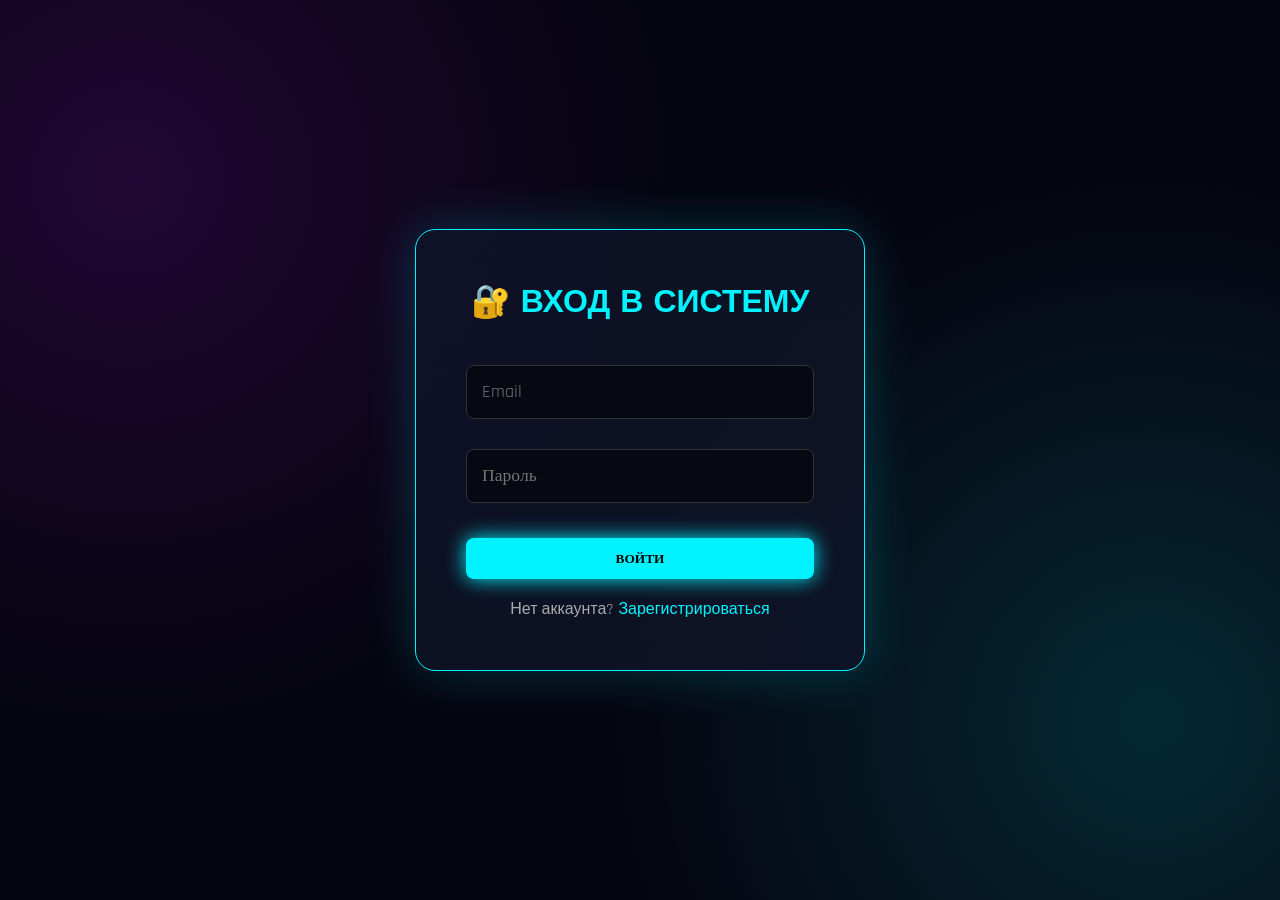
<file: diplomka/project/index.html>
<!DOCTYPE html>
<html lang="ru">
<head>
    <meta charset="UTF-8">
    <meta name="viewport" content="width=device-width, initial-scale=1.0">
    <title>CodeLearning - Изучай программирование через игру</title>
    <link rel="stylesheet" href="css/style.css">
</head>
<body>
    <div id="main-menu" class="container">
        <header>
            <div class="logo">🎮 Code<span style="color: white">Learning</span></div>
            <div class="user-panel" id="user-panel">
                <span>Загрузка...</span>
            </div>
        </header>

        <div class="menu-header">
            <h1>ЗАЩИТИ СИСТЕМУ ОТ ВИРУСОВ</h1>
            <p>Вводи правильные ответы на вопросы программирования</p>
        </div>

        <div class="lang-tabs">
            <button class="lang-btn active" onclick="switchLang('python')">🐍 Python</button>
            <button class="lang-btn" onclick="switchLang('html')">🌐 HTML</button>
            <button class="lang-btn" onclick="switchLang('java')">☕ Java</button>
        </div>

        <div id="levels-map" class="levels-grid"></div>

        <div class="nav-links">
            <a href="library.html">📚 Библиотека знаний</a>
            <a href="profile.html">👤 Профиль</a>
            <a href="php/logout.php">🚪 Выход</a>
        </div>
    </div>

    <div id="game-stage">
        <button id="exit-game-btn" onclick="exitGame()">⏹ ВЫЙТИ (ESC)</button>
        
        <div class="game-hud">
            <div class="score-display">ОЧКИ: <span id="score-display">0</span></div>
            <div class="hp-container">
                <span>❤️</span>
                <div class="hp-bar">
                    <div id="hp-fill" class="hp-fill"></div>
                </div>
            </div>
            <div id="combo-display" style="color: #00f3ff; font-family: 'Orbitron'; display: none;">COMBO x1</div>
        </div>

        <div id="player-base">
            <svg viewBox="0 0 100 100" fill="none" xmlns="http://www.w3.org/2000/svg">
                <circle cx="50" cy="50" r="45" stroke="#00f3ff" stroke-width="3" fill="rgba(0, 243, 255, 0.1)"/>
                <circle cx="50" cy="50" r="25" fill="#00f3ff" opacity="0.5"/>
                <path d="M35 45 L45 50 L35 55 Z" fill="#fff"/>
                <path d="M65 45 L55 50 L65 55 Z" fill="#fff"/>
                <path d="M40 70 Q50 80 60 70" stroke="#00f3ff" stroke-width="3" fill="none"/>
            </svg>
        </div>

        <div id="input-zone">
            <input type="text" id="code-input" placeholder="ВВЕДИ ОТВЕТ И НАЖМИ ENTER..." autocomplete="off" spellcheck="false">
        </div>
    </div>

    <script src="js/game.js"></script>
    <script>
        fetch('php/check_session.php')
            .then(response => response.json())
            .then(data => {
                if (!data.logged_in) {
                    window.location.href = 'login.html';
                } else {
                    document.getElementById('user-panel').innerHTML = `
                        <span style="color: #00f3ff;">${data.username}</span>
                        <img src="assets/images/avatars/${data.avatar}" class="avatar-small" alt="Avatar">
                        <span style="color: #0aff0a;">${data.xp} XP</span>
                    `;
                    switchLang('python');
                }
            })
            .catch(err => {
                console.error('Auth error:', err);
                window.location.href = 'login.html';
            });

        let currentLang = 'python';
        function switchLang(lang) {
            currentLang = lang;
            
            document.querySelectorAll('.lang-btn').forEach(btn => {
                btn.classList.remove('active');
                if (btn.textContent.toLowerCase().includes(lang)) {
                    btn.classList.add('active');
                }
            });

            const map = document.getElementById('levels-map');
            map.innerHTML = '';
            
            const levels = levelsData[lang] || [];
            levels.forEach((level, idx) => {
                const card = document.createElement('div');
                card.className = 'level-card';
                card.innerHTML = `
                    <h3>${level.title}</h3>
                    <p>${level.description}</p>
                    <p style="color: #0aff0a; margin-bottom: 15px;">${level.qna.length} вопросов</p>
                    <button class="btn btn-primary" onclick="startGame('${lang}', ${idx})">🚀 НАЧАТЬ МИССИЮ</button>
                `;
                map.appendChild(card);
            });
        }

        document.addEventListener('DOMContentLoaded', () => {
            const input = document.getElementById('code-input');
            if (input) {
                input.addEventListener('keydown', (e) => {
                    if (e.key === 'Enter') {
                        e.preventDefault();
                        input.dispatchEvent(new Event('input'));
                    }
                });
            }
        });
    </script>
</body>
</html>
</file>
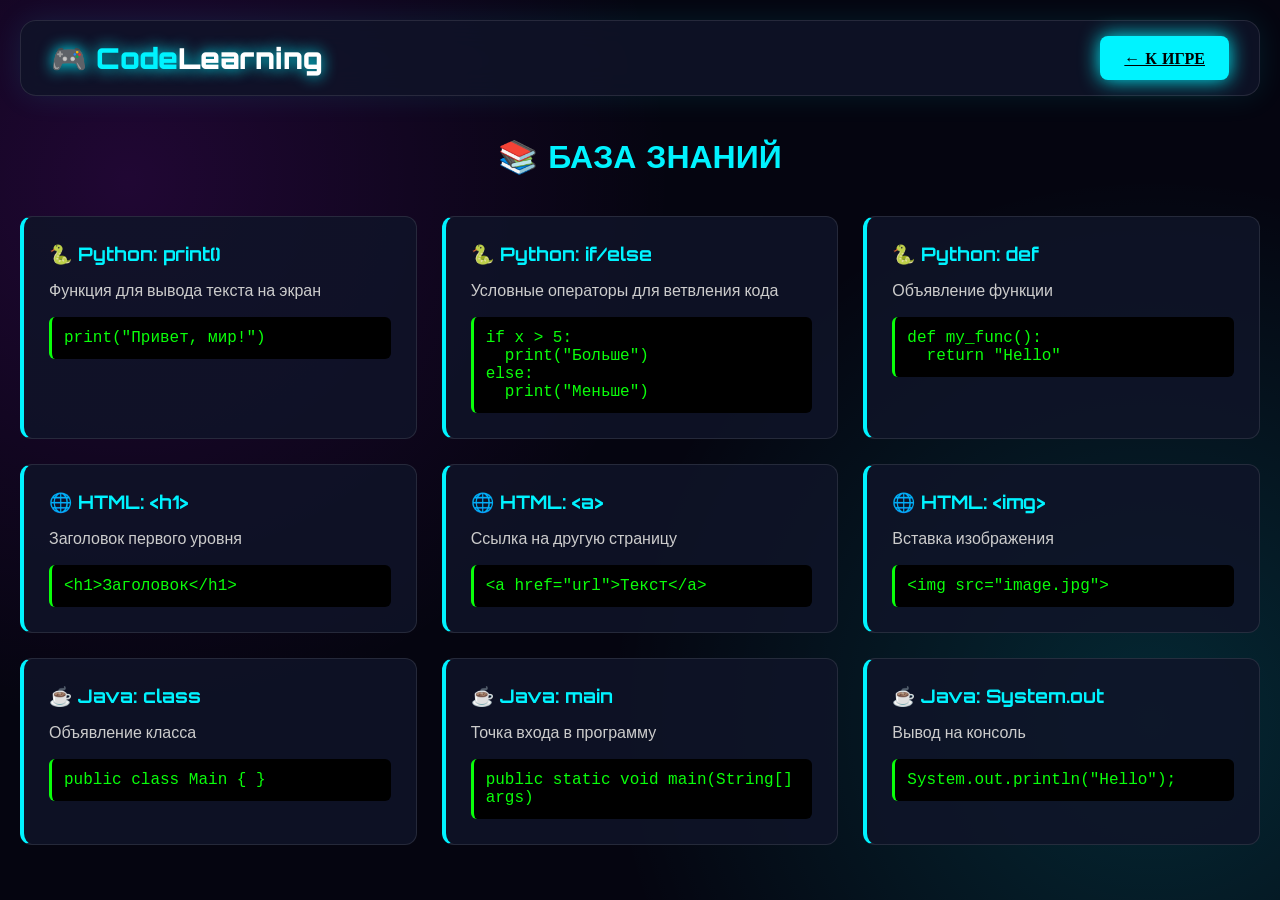
<file: diplomka/project/library.html>
<!DOCTYPE html>
<html lang="ru">
<head>
    <meta charset="UTF-8">
    <meta name="viewport" content="width=device-width, initial-scale=1.0">
    <title>Библиотека - Code Learning</title>
    <link rel="stylesheet" href="css/style.css">
</head>
<body>
    <div class="container">
        <header>
            <div class="logo">🎮 Code<span style="color: white">Learning</span></div>
            <a href="index.html" class="btn btn-primary">← К игре</a>
        </header>

        <h1 style="text-align: center; color: #00f3ff; margin: 40px 0;">📚 БАЗА ЗНАНИЙ</h1>

        <div class="library-grid">
            <div class="knowledge-card">
                <h3>🐍 Python: print()</h3>
                <p>Функция для вывода текста на экран</p>
                <div class="code-example">print("Привет, мир!")</div>
            </div>

            <div class="knowledge-card">
                <h3>🐍 Python: if/else</h3>
                <p>Условные операторы для ветвления кода</p>
                <div class="code-example">if x > 5:<br>&nbsp;&nbsp;print("Больше")<br>else:<br>&nbsp;&nbsp;print("Меньше")</div>
            </div>

            <div class="knowledge-card">
                <h3>🐍 Python: def</h3>
                <p>Объявление функции</p>
                <div class="code-example">def my_func():<br>&nbsp;&nbsp;return "Hello"</div>
            </div>

            <div class="knowledge-card">
                <h3>🌐 HTML: &lt;h1&gt;</h3>
                <p>Заголовок первого уровня</p>
                <div class="code-example">&lt;h1&gt;Заголовок&lt;/h1&gt;</div>
            </div>

            <div class="knowledge-card">
                <h3>🌐 HTML: &lt;a&gt;</h3>
                <p>Ссылка на другую страницу</p>
                <div class="code-example">&lt;a href="url"&gt;Текст&lt;/a&gt;</div>
            </div>

            <div class="knowledge-card">
                <h3>🌐 HTML: &lt;img&gt;</h3>
                <p>Вставка изображения</p>
                <div class="code-example">&lt;img src="image.jpg"&gt;</div>
            </div>

            <div class="knowledge-card">
                <h3>☕ Java: class</h3>
                <p>Объявление класса</p>
                <div class="code-example">public class Main { }</div>
            </div>

            <div class="knowledge-card">
                <h3>☕ Java: main</h3>
                <p>Точка входа в программу</p>
                <div class="code-example">public static void main(String[] args)</div>
            </div>

            <div class="knowledge-card">
                <h3>☕ Java: System.out</h3>
                <p>Вывод на консоль</p>
                <div class="code-example">System.out.println("Hello");</div>
            </div>
        </div>
    </div>
</body>
</html>
</file>
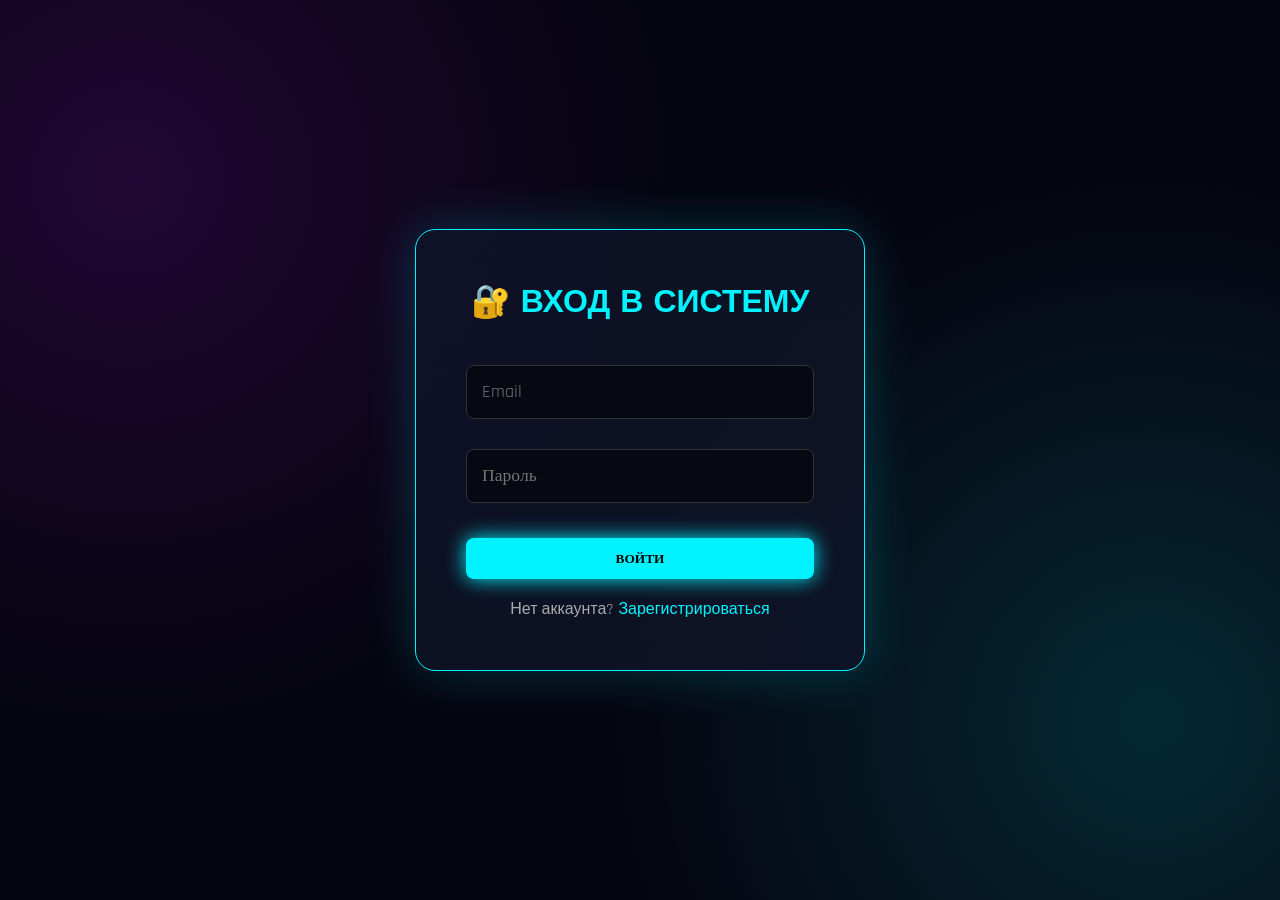
<file: diplomka/project/login.html>
<!DOCTYPE html>
<html lang="ru">
<head>
    <meta charset="UTF-8">
    <meta name="viewport" content="width=device-width, initial-scale=1.0">
    <title>Вход - CyberCode</title>
    <link rel="stylesheet" href="css/style.css">
</head>
<body>
    <div class="auth-wrapper">
        <form class="auth-card" action="php/login.php" method="POST">
            <h2>🔐 ВХОД В СИСТЕМУ</h2>
            <input type="email" name="email" placeholder="Email" required>
            <input type="password" name="password" placeholder="Пароль" required>
            <button type="submit" class="btn btn-primary">ВОЙТИ</button>
            <p>Нет аккаунта? <a href="register.html">Зарегистрироваться</a></p>
        </form>
    </div>
</body>
</html>
</file>
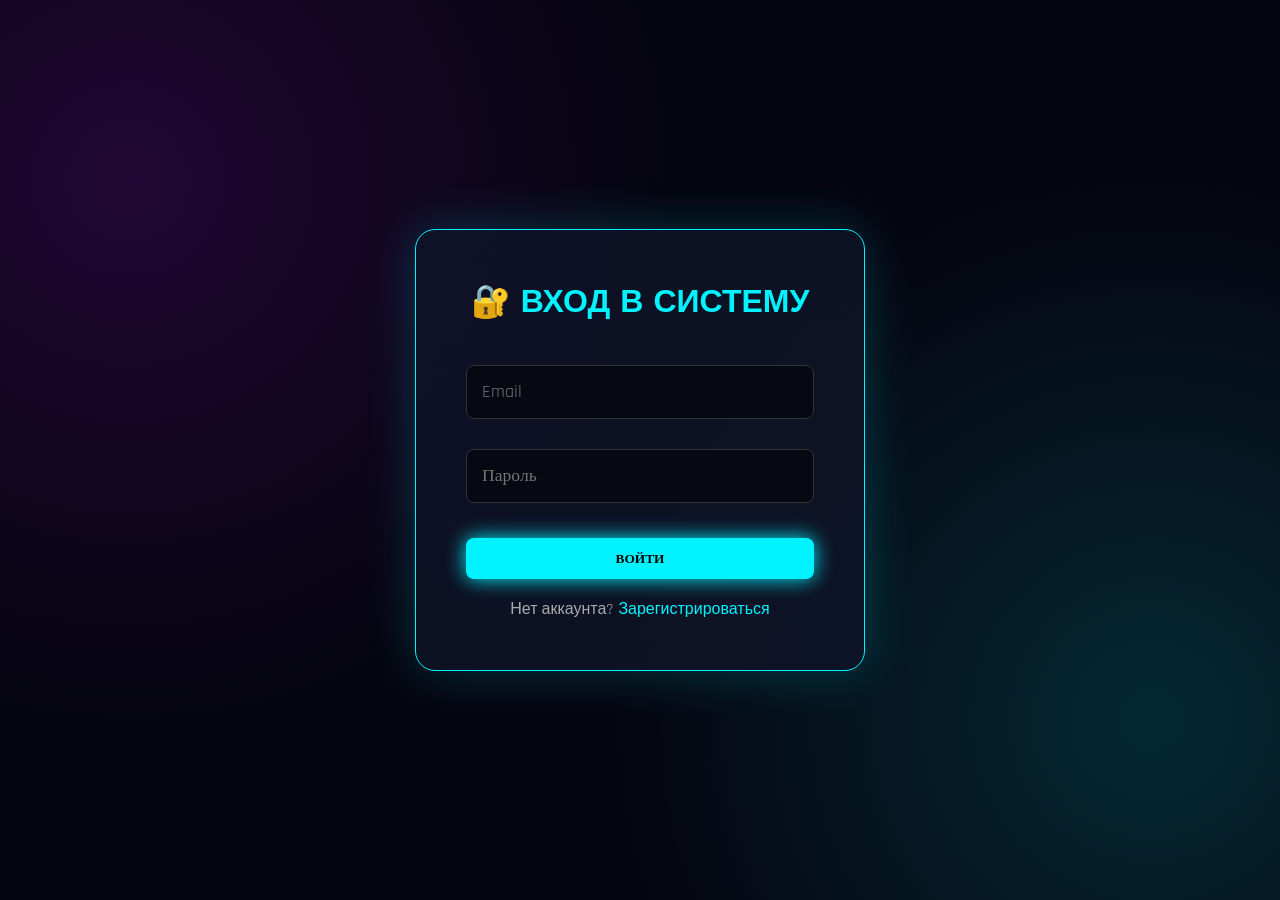
<file: diplomka/project/profile.html>
<!DOCTYPE html>
<html lang="ru">
<head>
    <meta charset="UTF-8">
    <meta name="viewport" content="width=device-width, initial-scale=1.0">
    <title>Профиль - CodeLearning</title>
    <link rel="stylesheet" href="css/style.css">
</head>
<body>
    <div class="container">
        <header>
            <div class="logo">🎮 Code<span style="color: white">Learning</span></div>
            <a href="index.html" class="btn btn-primary">← Назад</a>
        </header>

        <div class="profile-container">
            <div class="profile-card">
                <img src="assets/images/avatars/default.png" id="profile-avatar" class="profile-avatar" alt="Avatar">
                <h2 id="profile-username">Загрузка...</h2>
                
                <div class="profile-stats">
                    <div class="stat-box">
                        <h3 id="profile-xp">0</h3>
                        <p>XP Очков</p>
                    </div>
                    <div class="stat-box">
                        <h3>1</h3>
                        <p>Уровень</p>
                    </div>
                    <div class="stat-box">
                        <h3>0</h3>
                        <p>Игр сыграно</p>
                    </div>
                </div>

                <div class="avatar-form">
                    <h3>📷 Сменить аватар</h3>
                    <form action="php/update_avatar.php" method="POST" enctype="multipart/form-data" style="margin-top: 15px;">
                        <input type="file" name="avatar" accept="image/*" required>
                        <button type="submit" class="btn btn-accent">Загрузить</button>
                    </form>
                </div>
            </div>
        </div>
    </div>

    <script>
        fetch('php/get_profile.php')
            .then(r => r.json())
            .then(data => {
                if (!data.logged_in) {
                    window.location.href = 'login.html';
                } else {
                    document.getElementById('profile-username').innerText = data.username;
                    document.getElementById('profile-xp').innerText = data.xp;
                    if (data.avatar && data.avatar !== 'default.png') {
                        document.getElementById('profile-avatar').src = 'assets/images/avatars/' + data.avatar;
                    } else {
                        document.getElementById('profile-avatar').src = 'assets/images/avatars/default.png';
                    }
                }
            })
            .catch(err => {
                console.error('Profile error:', err);
                window.location.href = 'login.html';
            });
    </script>
</body>
</html>
</file>
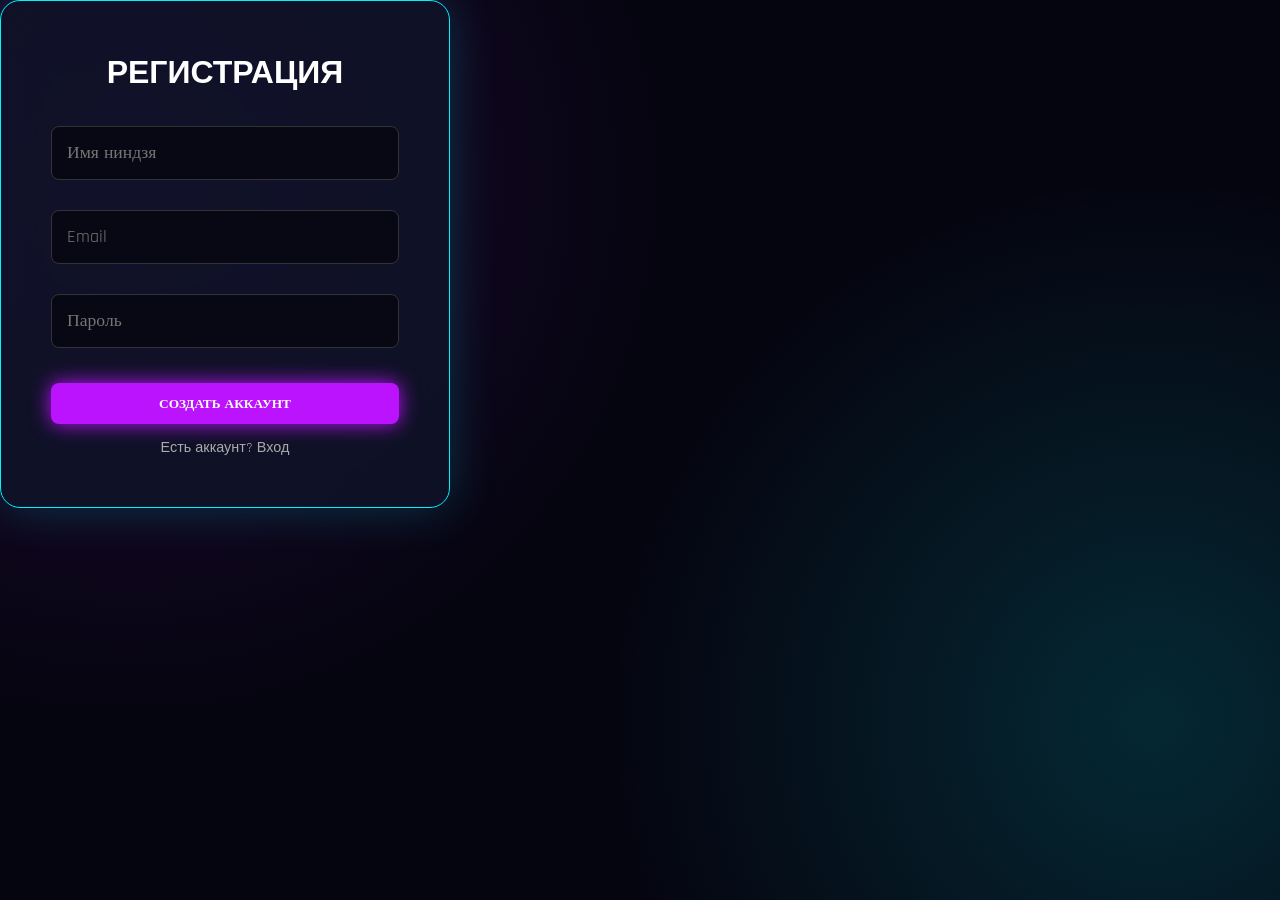
<file: diplomka/project/register.html>
<!DOCTYPE html>
<html lang="ru">
<head>
    <meta charset="UTF-8">
    <title>Регистрация</title>
    <link rel="stylesheet" href="css/style.css">
</head>
<body>
    <div class="auth-container">
        <form class="auth-card" action="php/register.php" method="POST">
            <h2 style="color:var(--accent); margin-bottom:20px;">РЕГИСТРАЦИЯ</h2>
            <input type="text" name="username" placeholder="Имя ниндзя" required>
            <input type="email" name="email" placeholder="Email" required>
            <input type="password" name="password" placeholder="Пароль" required>
            <button type="submit" class="btn btn-accent" style="width:100%; margin-top:20px;">СОЗДАТЬ АККАУНТ</button>
            <p style="margin-top:15px; font-size:0.9rem;">Есть аккаунт? <a href="login.html" style="color:var(--accent)">Вход</a></p>
        </form>
    </div>
</body>
</html>
</file>
<file: diplomka/project/css/style.css>
@import url('https://fonts.googleapis.com/css2?family=Orbitron:wght@400;700;900&family=Rajdhani:wght@300;500;700&display=swap');

:root {
    --bg-dark: #050510;
    --neon-blue: #00f3ff;
    --neon-pink: #bc13fe;
    --neon-green: #0aff0a;
    --neon-red: #ff003c;
    --glass: rgba(16, 20, 40, 0.85);
    --glass-border: rgba(255, 255, 255, 0.1);
}

* { box-sizing: border-box; margin: 0; padding: 0; }

body {
    font-family: 'Rajdhani', sans-serif;
    background: var(--bg-dark);
    background-image: 
        radial-gradient(circle at 10% 20%, rgba(188, 19, 254, 0.15) 0%, transparent 40%),
        radial-gradient(circle at 90% 80%, rgba(0, 243, 255, 0.15) 0%, transparent 40%);
    color: white;
    min-height: 100vh;
    overflow-x: hidden;
}

h1, h2, h3, .logo { font-family: 'Orbitron', sans-serif; }
.container { max-width: 1400px; margin: 0 auto; padding: 20px; }

header {
    display: flex;
    justify-content: space-between;
    align-items: center;
    background: var(--glass);
    backdrop-filter: blur(15px);
    border: 1px solid var(--glass-border);
    padding: 15px 30px;
    border-radius: 16px;
    margin-bottom: 30px;
    box-shadow: 0 0 30px rgba(0, 243, 255, 0.1);
}

.logo {
    font-size: 1.8rem;
    font-weight: 900;
    color: var(--neon-blue);
    text-shadow: 0 0 15px var(--neon-blue);
}

.user-panel { display: flex; align-items: center; gap: 15px; }
.avatar-small { width: 40px; height: 40px; border-radius: 50%; border: 2px solid var(--neon-blue); object-fit: cover; }

.btn {
    padding: 12px 24px;
    border: none;
    border-radius: 8px;
    font-family: 'Orbitron';
    font-weight: bold;
    text-transform: uppercase;
    cursor: pointer;
    transition: all 0.3s ease;
}

.btn-primary {
    background: var(--neon-blue);
    color: #000;
    box-shadow: 0 0 20px var(--neon-blue);
}

.btn-primary:hover {
    transform: translateY(-3px);
    box-shadow: 0 0 30px var(--neon-blue);
}

.btn-danger {
    background: var(--neon-red);
    color: white;
    box-shadow: 0 0 20px var(--neon-red);
}

.btn-accent {
    background: var(--neon-pink);
    color: white;
    box-shadow: 0 0 20px var(--neon-pink);
}

.auth-wrapper {
    display: flex;
    justify-content: center;
    align-items: center;
    min-height: 100vh;
}

.auth-card {
    background: var(--glass);
    backdrop-filter: blur(20px);
    padding: 50px;
    border-radius: 20px;
    border: 1px solid var(--neon-blue);
    box-shadow: 0 0 50px rgba(0, 243, 255, 0.2);
    width: 450px;
    text-align: center;
}

.auth-card h2 {
    color: var(--neon-blue);
    margin-bottom: 30px;
    font-size: 2rem;
}

.auth-card input {
    width: 100%;
    padding: 15px;
    margin: 15px 0;
    background: rgba(0, 0, 0, 0.5);
    border: 1px solid #333;
    border-radius: 8px;
    color: white;
    font-family: 'Rajdhani';
    font-size: 1.1rem;
}

.auth-card input:focus {
    border-color: var(--neon-blue);
    box-shadow: 0 0 15px var(--neon-blue);
    outline: none;
}

.auth-card button {
    width: 100%;
    margin-top: 20px;
}

.auth-card p {
    margin-top: 20px;
    color: #aaa;
}

.auth-card a {
    color: var(--neon-blue);
    text-decoration: none;
}

.menu-header {
    text-align: center;
    margin: 40px 0;
}

.menu-header h1 {
    font-size: 3rem;
    color: var(--neon-blue);
    text-shadow: 0 0 20px var(--neon-blue);
    margin-bottom: 10px;
}

.menu-header p {
    color: #aaa;
    font-size: 1.2rem;
}

.lang-tabs {
    display: flex;
    justify-content: center;
    gap: 20px;
    margin-bottom: 40px;
    flex-wrap: wrap;
}

.lang-btn {
    padding: 15px 35px;
    border: 2px solid var(--glass-border);
    background: transparent;
    color: white;
    border-radius: 12px;
    font-size: 1.1rem;
    cursor: pointer;
    transition: all 0.3s;
}

.lang-btn:hover, .lang-btn.active {
    border-color: var(--neon-blue);
    box-shadow: 0 0 25px rgba(0, 242, 255, 0.836);
    transform: translateY(-3px);
}

.levels-grid {
    display: grid;
    grid-template-columns: repeat(auto-fit, minmax(300px, 1fr));
    gap: 25px;
    max-width: 1100px;
    margin: 0 auto;
}

.level-card {
    background: var(--glass);
    border: 1px solid var(--glass-border);
    padding: 30px;
    border-radius: 16px;
    text-align: center;
    transition: all 0.3s;
}

.level-card:hover {
    transform: translateY(-8px);
    border-color: var(--neon-blue);
    box-shadow: 0 0 30px rgba(0, 242, 255, 0.76);
}

.level-card h3 {
    color: var(--neon-blue);
    margin-bottom: 15px;
    font-size: 1.4rem;
}

.level-card p {
    color: #aaa;
    margin-bottom: 20px;
}

.level-card button {
    width: 100%;
}

#game-stage {
    position: fixed;
    top: 0;
    left: 0;
    width: 100%;
    height: 100%;
    background: rgba(88, 88, 92, 0);
    z-index: 1000;
    display: none;
    overflow: hidden;
}

.game-hud {
    position: absolute;
    top: 20px;
    left: 20px;
    right: 20px;
    display: flex;
    justify-content: space-between;
    align-items: center;
    z-index: 100;
    padding: 15px 30px;
    background: var(--glass);
    border-radius: 12px;
    border: 1px solid var(--glass-border);
}

.hp-container {
    display: flex;
    align-items: center;
    gap: 15px;
}

.hp-bar {
    width: 250px;
    height: 20px;
    background: rgba(0, 0, 0, 0.5);
    border-radius: 10px;
    overflow: hidden;
    border: 2px solid #333;
}

.hp-fill {
    height: 100%;
    background: linear-gradient(90deg, var(--neon-green), var(--neon-blue));
    width: 100%;
    transition: width 0.3s ease;
}

.score-display {
    font-family: 'Orbitron';
    font-size: 1.5rem;
    color: var(--neon-blue);
}

#exit-game-btn {
    position: absolute;
    top: 20px;
    right: 20px;
    z-index: 101;
    padding: 10px 20px;
    background: var(--neon-red);
    color: white;
    border: none;
    border-radius: 8px;
    font-family: 'Orbitron';
    cursor: pointer;
    box-shadow: 0 0 15px var(--neon-red);
}

#exit-game-btn:hover {
    transform: scale(1.05);
}

#player-base {
    position: absolute;
    bottom: 120px;
    left: 50%;
    transform: translateX(-50%);
    width: 100px;
    height: 100px;
    z-index: 50;
    filter: drop-shadow(0 0 30px var(--neon-blue));
    animation: baseHover 3s infinite ease-in-out;
}

@keyframes baseHover {
    0%, 100% { transform: translateX(-50%) translateY(0); }
    50% { transform: translateX(-50%) translateY(-15px); }
}

.enemy-drop {
    position: absolute;
    top: -100px;
    background: rgba(121, 121, 235, 0.95);
    border: 2px solid var(--neon-red);
    border-radius: 12px;
    padding: 20px 30px;
    min-width: 220px;
    max-width: 320px;
    text-align: center;
    box-shadow: 0 0 25px var(--neon-red);
    z-index: 40;
}

.enemy-drop .question {
    color: #ffffff;
    font-weight: bold;
    font-size: 1.2rem;
    line-height: 1.4;
    text-shadow: 0 0 10px rgba(255,255,255,0.8);
}

.enemy-drop.matched {
    border-color: var(--neon-green);
    box-shadow: 0 0 30px var(--neon-green);
    background: rgba(113, 233, 173, 0.95);
}

.enemy-drop.hit {
    background: var(--neon-red);
    color: #000;
}

#input-zone {
    position: absolute;
    bottom: 0;
    left: 0;
    width: 100%;
    height: 120px;
    background: linear-gradient(to top, #000 0%, transparent 100%);
    display: flex;
    justify-content: center;
    align-items: center;
    z-index: 60;
}

#code-input {
    width: 60%;
    max-width: 700px;
    padding: 20px 30px;
    background: rgba(0, 0, 0, 0.8);
    border: 3px solid var(--neon-blue);
    border-radius: 12px;
    color: var(--neon-blue);
    font-family: 'Orbitron';
    font-size: 1.8rem;
    text-align: center;
    box-shadow: 0 0 40px rgba(0, 243, 255, 0.3);
    outline: none;
    text-transform: lowercase;
}

#code-input::placeholder {
    color: rgba(0, 243, 255, 0.4);
    text-transform: none;
    font-family: 'Rajdhani';
    font-size: 1.2rem;
}

.particle {
    position: absolute;
    width: 8px;
    height: 8px;
    background: var(--neon-blue);
    border-radius: 50%;
    pointer-events: none;
    z-index: 70;
}

@keyframes shake {
    0%, 100% { transform: translateX(0); }
    25% { transform: translateX(-10px); }
    75% { transform: translateX(10px); }
}

.shake {
    animation: shake 0.4s ease-in-out;
}

@keyframes explode {
    0% { transform: scale(1); opacity: 1; }
    100% { transform: scale(2); opacity: 0; }
}

.explode {
    animation: explode 0.3s forwards;
}

.profile-container {
    max-width: 800px;
    margin: 50px auto;
}

.profile-card {
    background: var(--glass);
    border: 1px solid var(--glass-border);
    border-radius: 20px;
    padding: 40px;
    text-align: center;
}

.profile-avatar {
    width: 150px;
    height: 150px;
    border-radius: 50%;
    border: 4px solid var(--neon-blue);
    object-fit: cover;
    margin-bottom: 20px;
    box-shadow: 0 0 30px rgba(0, 243, 255, 0.3);
}

.profile-stats {
    display: grid;
    grid-template-columns: repeat(3, 1fr);
    gap: 20px;
    margin: 30px 0;
}

.stat-box {
    background: rgba(0, 0, 0, 0.3);
    padding: 20px;
    border-radius: 12px;
    border: 1px solid var(--glass-border);
}

.stat-box h3 {
    color: var(--neon-blue);
    font-size: 2rem;
    margin-bottom: 5px;
}

.stat-box p {
    color: #aaa;
}

.avatar-form {
    margin-top: 30px;
    padding-top: 30px;
    border-top: 1px solid var(--glass-border);
}

.avatar-form input {
    padding: 10px;
    background: rgba(0, 0, 0, 0.5);
    border: 1px solid #333;
    border-radius: 8px;
    color: white;
    margin-right: 10px;
}

.library-grid {
    display: grid;
    grid-template-columns: repeat(auto-fit, minmax(320px, 1fr));
    gap: 25px;
}

.knowledge-card {
    background: var(--glass);
    border: 1px solid var(--glass-border);
    border-left: 4px solid var(--neon-blue);
    padding: 25px;
    border-radius: 12px;
}

.knowledge-card h3 {
    color: var(--neon-blue);
    margin-bottom: 15px;
}

.knowledge-card p {
    color: #ccc;
    margin-bottom: 15px;
}

.code-example {
    background: #000;
    padding: 12px;
    border-radius: 6px;
    color: var(--neon-green);
    font-family: 'Courier New', monospace;
    border-left: 3px solid var(--neon-green);
}

.nav-links {
    display: flex;
    gap: 15px;
    justify-content: center;
    margin-top: 40px;
}

.nav-links a {
    color: white;
    text-decoration: none;
    padding: 10px 20px;
    border: 1px solid var(--glass-border);
    border-radius: 8px;
    transition: all 0.3s;
}

.nav-links a:hover {
    border-color: var(--neon-blue);
    background: rgba(0, 243, 255, 0.1);
}

.modal {
    display: none;
    position: fixed;
    top: 0;
    left: 0;
    width: 100%;
    height: 100%;
    background: rgba(0, 0, 0, 0.85);
    z-index: 2000;
    justify-content: center;
    align-items: center;
}

.modal-content {
    background: var(--glass);
    border: 2px solid var(--neon-blue);
    border-radius: 20px;
    padding: 50px;
    text-align: center;
    box-shadow: 0 0 50px rgba(0, 243, 255, 0.3);
    animation: modalPop 0.4s ease-out;
}

@keyframes modalPop {
    0% { transform: scale(0.5); opacity: 0; }
    100% { transform: scale(1); opacity: 1; }
}

.modal-content h2 {
    font-size: 2.5rem;
    margin-bottom: 20px;
}

.modal-content.win h2 { color: var(--neon-green); }
.modal-content.lose h2 { color: var(--neon-red); }

.modal-content p {
    font-size: 1.3rem;
    margin-bottom: 30px;
    color: #ccc;
}

@media (max-width: 768px) {
    .game-hud {
        flex-direction: column;
        gap: 15px;
    }
    
    #code-input {
        width: 90%;
        font-size: 1.4rem;
    }
    
    .profile-stats {
        grid-template-columns: 1fr;
    }
    
    .lang-tabs {
        flex-direction: column;
        align-items: center;
    }
}
</file>
